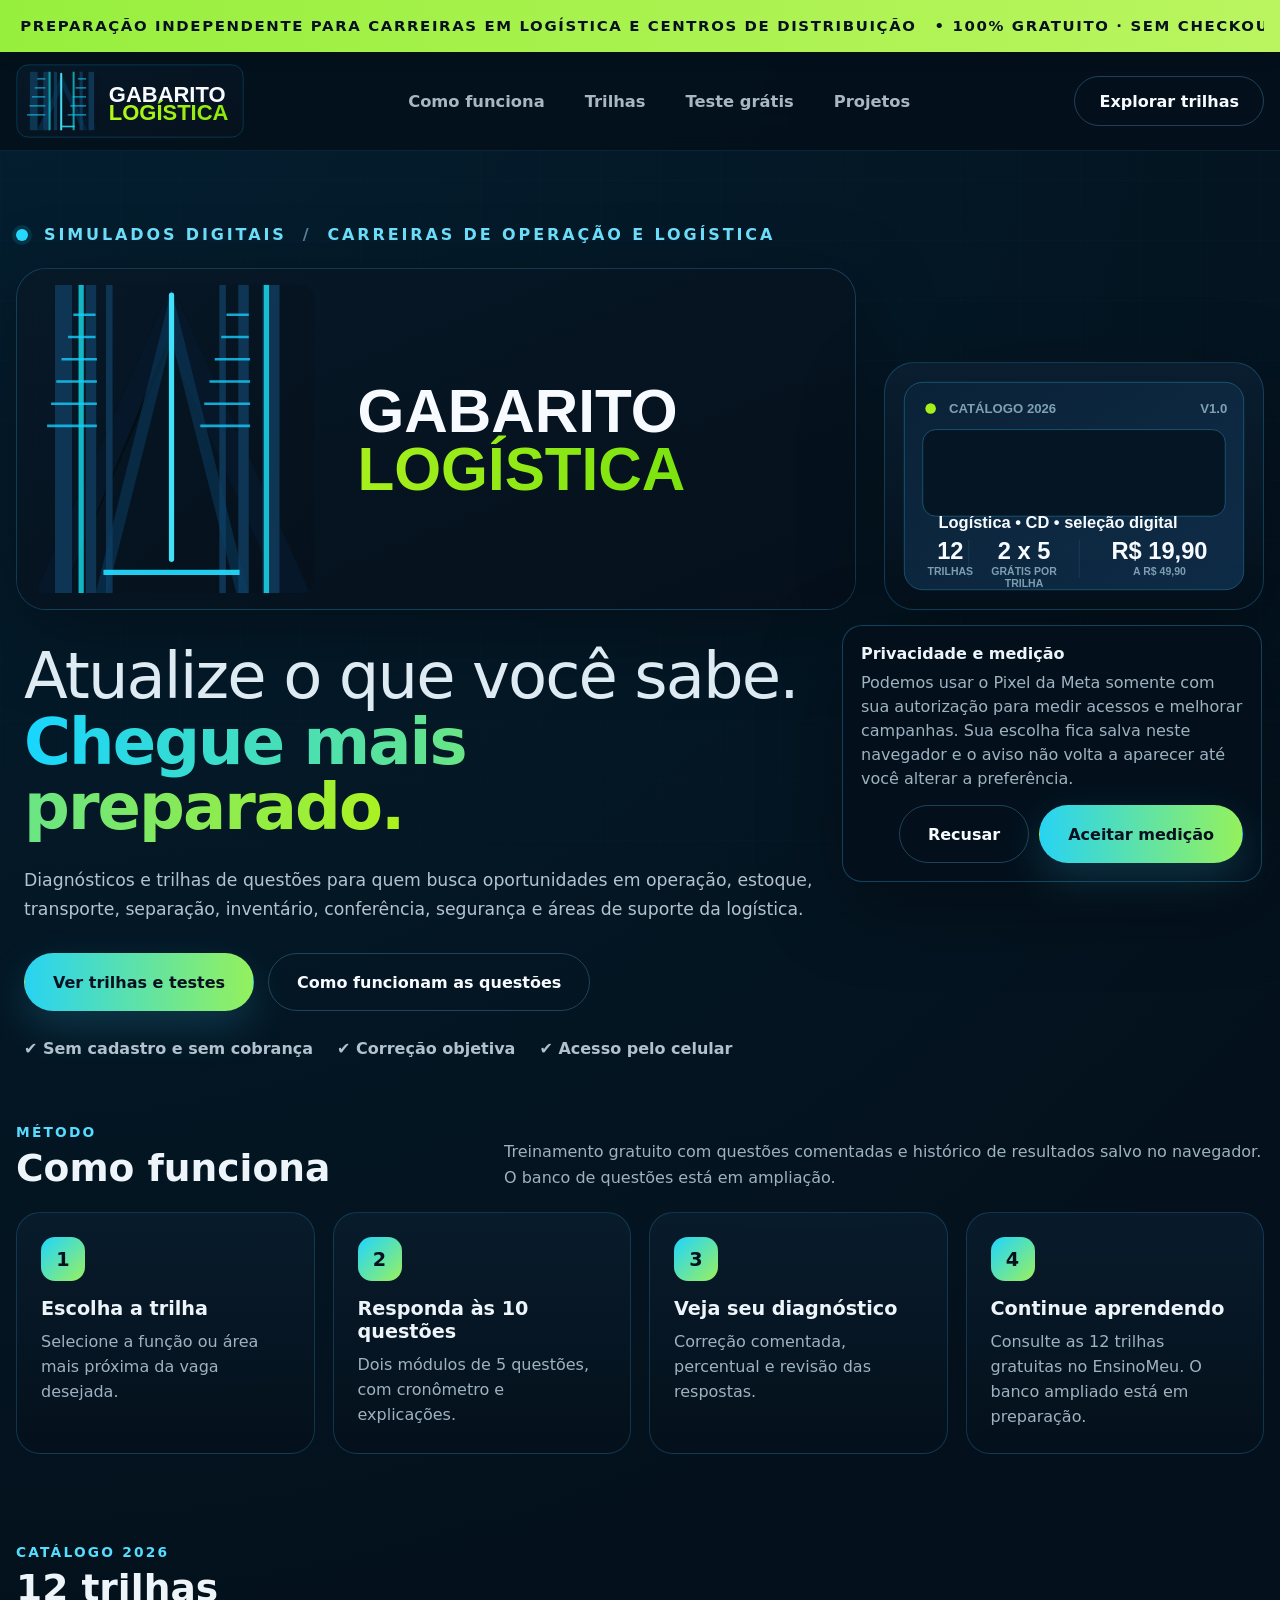
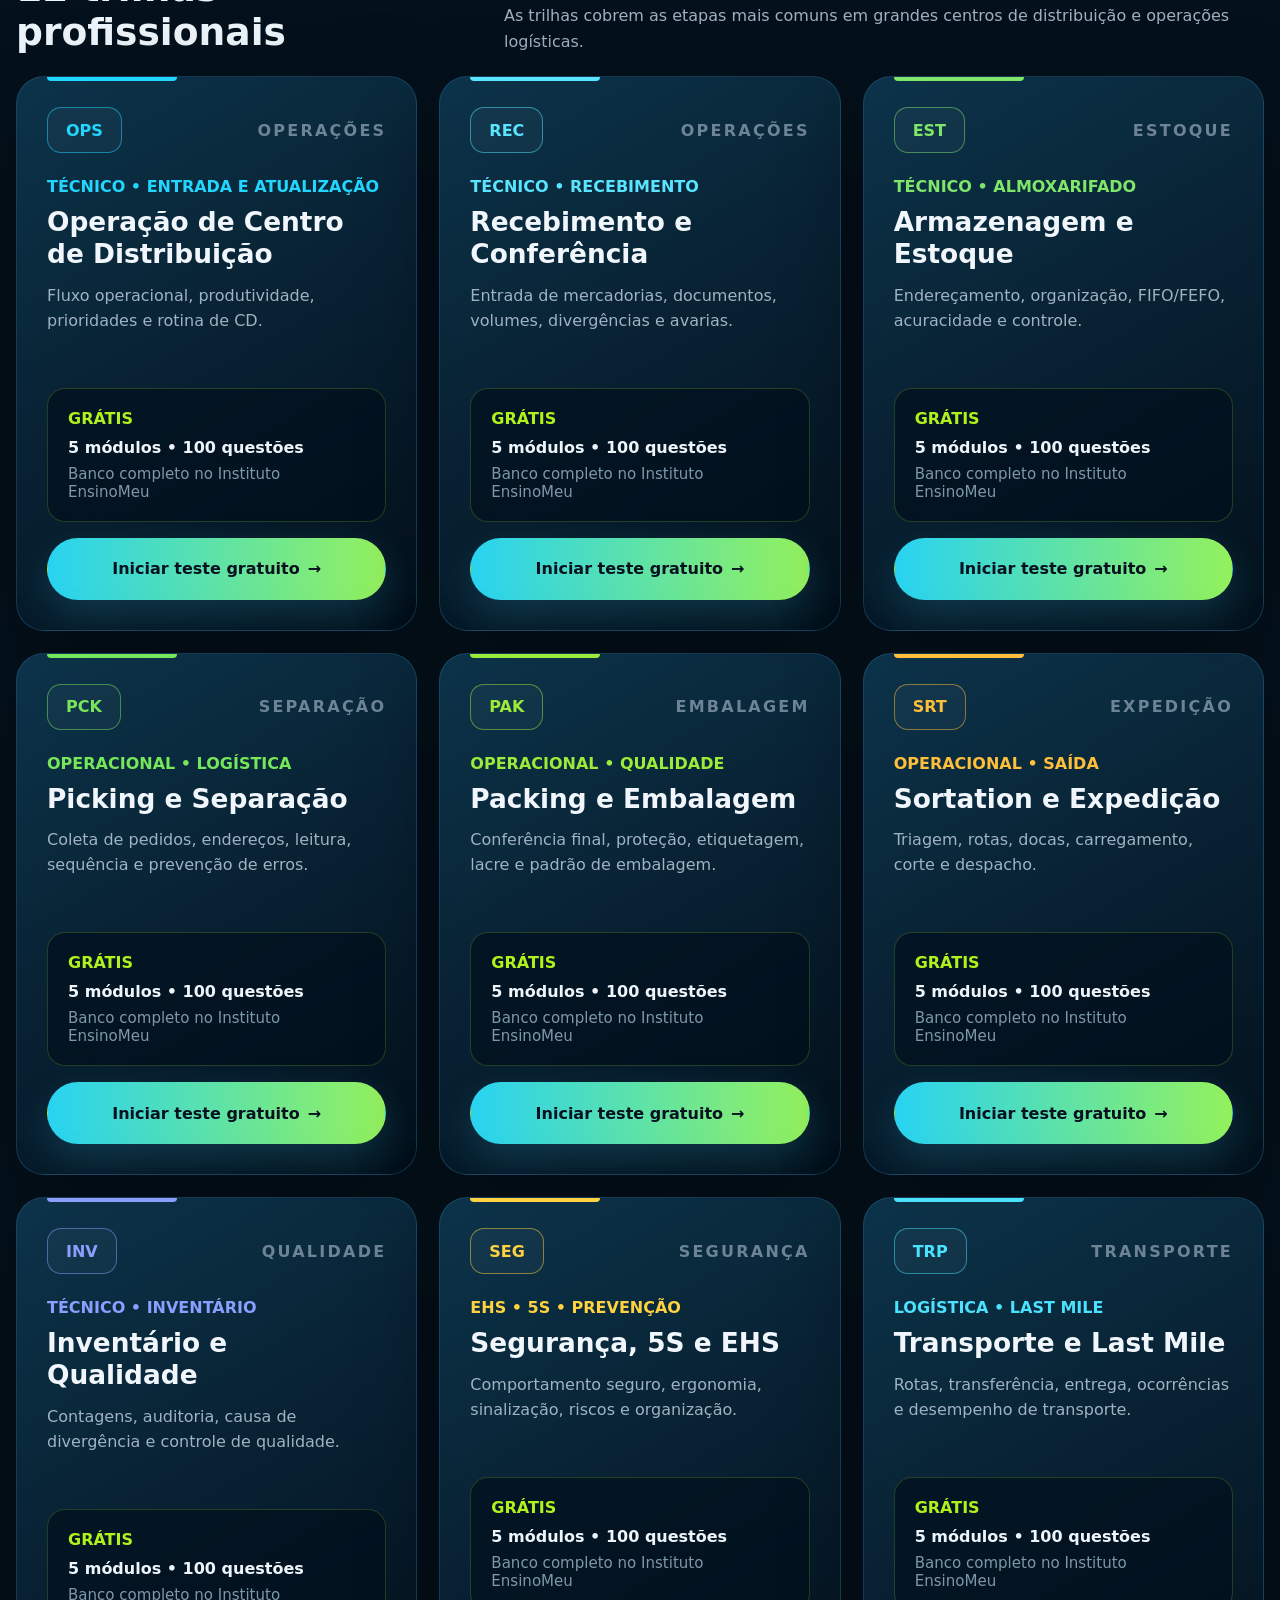
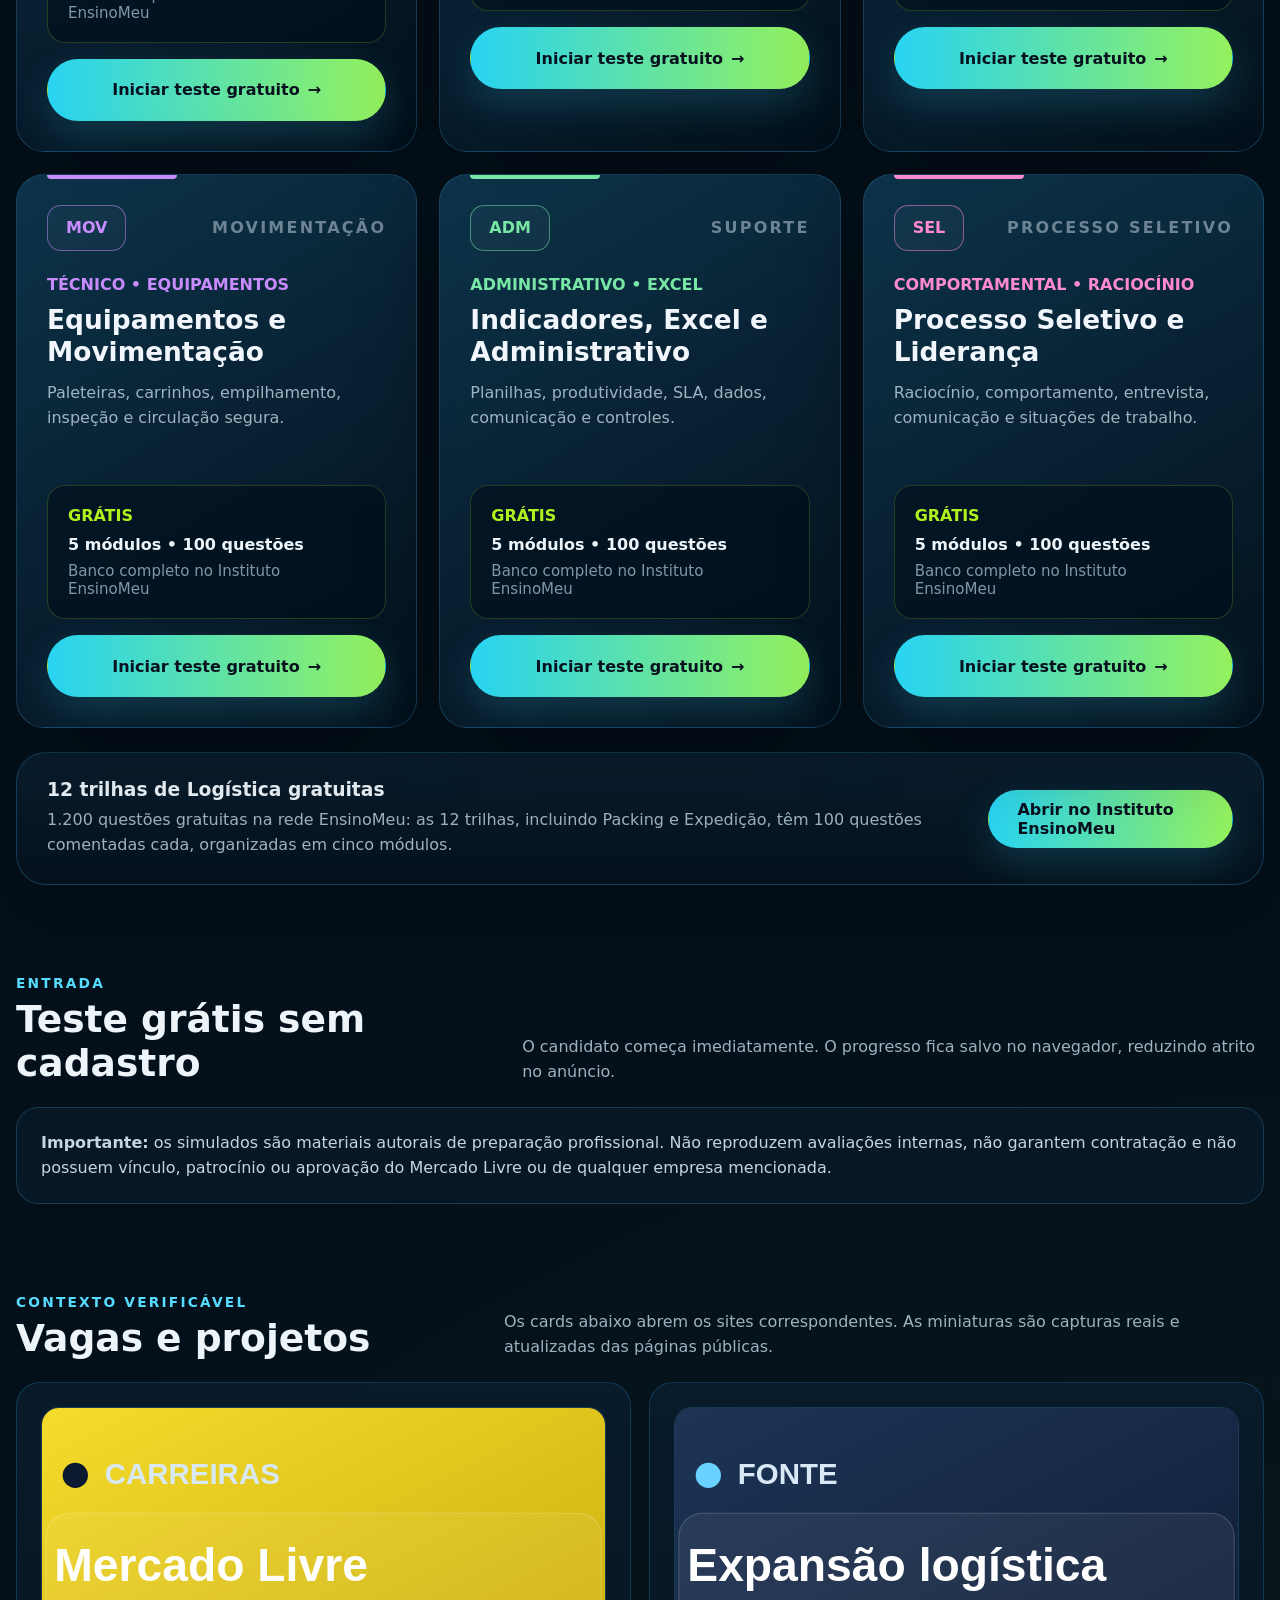
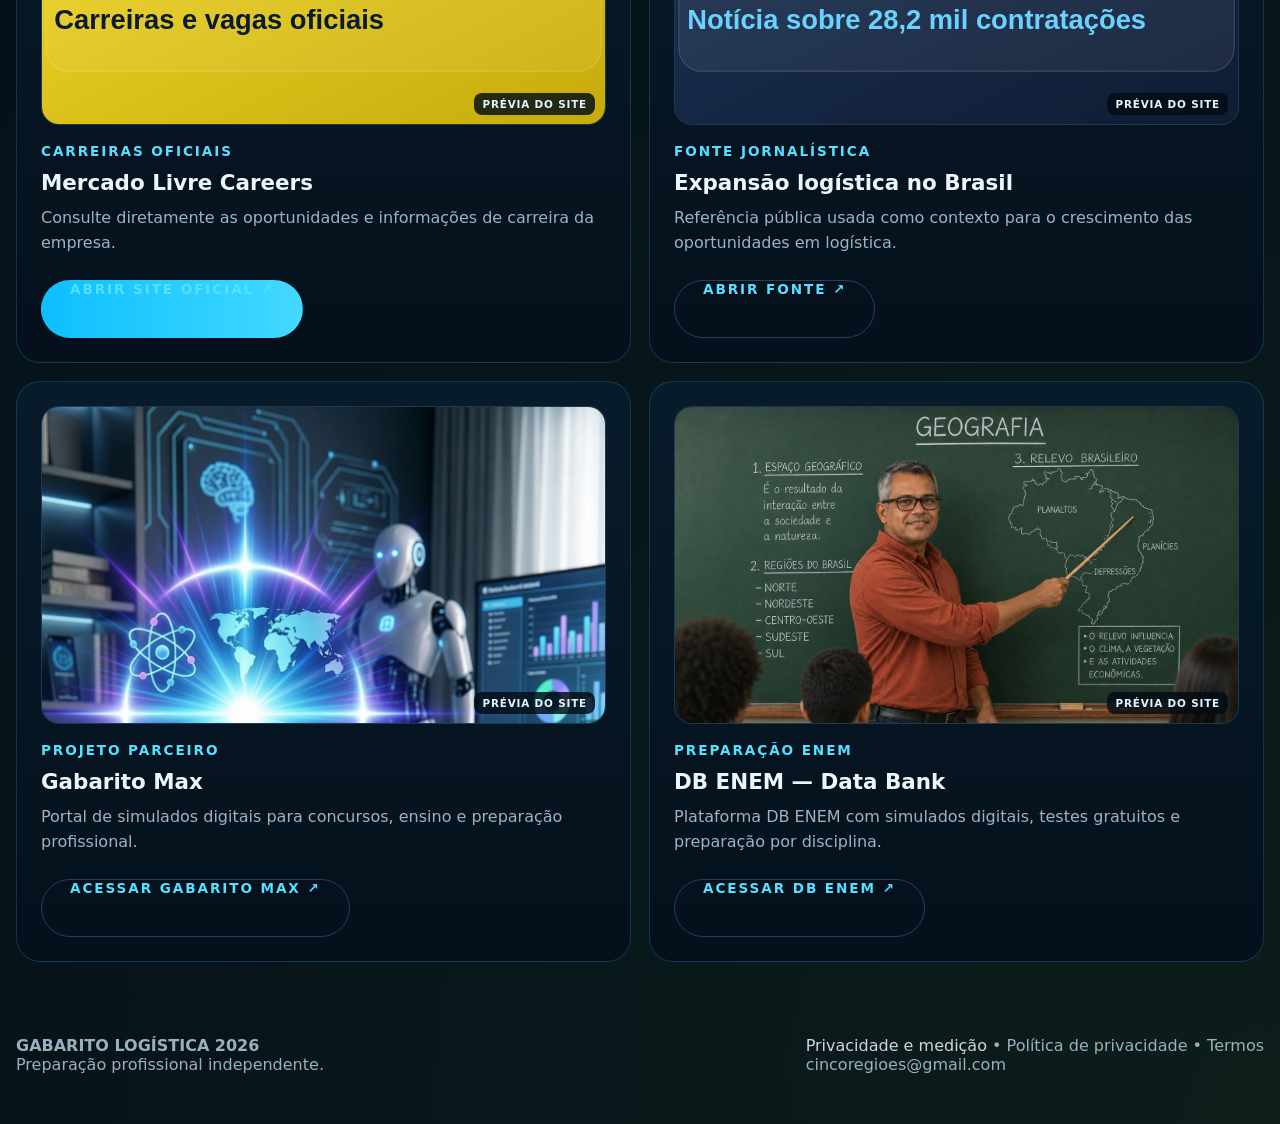
<file: index.html>
<!doctype html><html lang="pt-BR"><head><meta charset="utf-8"><meta name="viewport" content="width=device-width,initial-scale=1"><meta name="theme-color" content="#07111f"><title>Gabarito Logística 2026 | Simulados para Processos Seletivos</title><meta name="description" content="Simulados gratuitos para vagas de logística, centros de distribuição e e-commerce. Preparação independente para processos seletivos em 2026."><meta property="og:title" content="Gabarito Logística 2026"><meta property="og:description" content="12 trilhas de preparação para logística, centros de distribuição e operações."><meta property="og:type" content="website"><meta property="og:url" content="https://cincoregioes-star.github.io/gabarito-logistica-testes-gratis/"><meta property="og:image" content="https://cincoregioes-star.github.io/gabarito-logistica-testes-gratis/assets/og-gabarito-logistica.png"><meta name="twitter:card" content="summary_large_image"><link rel="canonical" href="https://cincoregioes-star.github.io/gabarito-logistica-testes-gratis/"><link rel="icon" href="assets/logo-gabarito-logistica.svg" type="image/svg+xml"><link rel="stylesheet" href="styles.css"></head><body class="has-fixed-top home-page">
<div class="top-strip"><div class="shell stripin"><span>● PREPARAÇÃO INDEPENDENTE PARA CARREIRAS EM LOGÍSTICA E CENTROS DE DISTRIBUIÇÃO</span><span>• 100% GRATUITO · SEM CHECKOUT</span></div></div>
<header class="top"><div class="shell topin"><a class="brand" href="index.html" aria-label="Gabarito Logística"><img class="brand-logo" src="assets/logo-gabarito-logistica.svg" alt="Gabarito Logística"></a><nav class="nav"><a href="#como">Como funciona</a><a href="#trilhas">Trilhas</a><a href="#gratis">Teste grátis</a><a href="#fontes">Projetos</a></nav><a class="btn btn-ghost btn-top" href="#trilhas">Explorar trilhas</a></div></header>
<main>
<section class="shell hero-stage">
  <div class="hero-kicker"><span class="dot"></span> SIMULADOS DIGITAIS <span class="divider">/</span> CARREIRAS DE OPERAÇÃO E LOGÍSTICA</div>
  <div class="hero-grid">
    <article class="hero-showcase panel"><img src="assets/hero-logistica-main.svg" alt="Gabarito Logística"></article>
    <aside class="hero-mini panel"><img src="assets/catalog-card-logistica.svg" alt="Catálogo Gabarito Logística"></aside>
  </div>
  <div class="hero-copy-wrap">
    <div class="hero-copy">
      <h1>Atualize o que você sabe.<br><span>Chegue mais preparado.</span></h1>
      <p>Diagnósticos e trilhas de questões para quem busca oportunidades em operação, estoque, transporte, separação, inventário, conferência, segurança e áreas de suporte da logística.</p>
      <div class="hero-actions"><a class="btn btn-yellow" href="#trilhas">Ver trilhas e testes</a><a class="btn btn-ghost" href="#como">Como funcionam as questões</a></div>
      <div class="hero-checks"><span>✔ Sem cadastro e sem cobrança</span><span>✔ Correção objetiva</span><span>✔ Acesso pelo celular</span></div>
    </div>
  </div>
</section>
<section class="section shell" id="como"><div class="section-head"><div><span class="eyebrow">Método</span><h2>Como funciona</h2></div><p>Treinamento gratuito com questões comentadas e histórico de resultados salvo no navegador. O banco de questões está em ampliação.</p></div><div class="how"><div class="step"><b>1</b><h3>Escolha a trilha</h3><p>Selecione a função ou área mais próxima da vaga desejada.</p></div><div class="step"><b>2</b><h3>Responda às 10 questões</h3><p>Dois módulos de 5 questões, com cronômetro e explicações.</p></div><div class="step"><b>3</b><h3>Veja seu diagnóstico</h3><p>Correção comentada, percentual e revisão das respostas.</p></div><div class="step"><b>4</b><h3>Continue aprendendo</h3><p>Consulte as 12 trilhas gratuitas no EnsinoMeu. O banco ampliado está em preparação.</p></div></div></section>
<section class="section shell" id="trilhas"><div class="section-head"><div><span class="eyebrow">Catálogo 2026</span><h2>12 trilhas profissionais</h2></div><p>As trilhas cobrem as etapas mais comuns em grandes centros de distribuição e operações logísticas.</p></div><div class="grid track-grid" id="trackGrid"></div><article class="premium-band panel"><div><h3>12 trilhas de Logística gratuitas</h3><p>1.200 questões gratuitas na rede EnsinoMeu: as 12 trilhas, incluindo Packing e Expedição, têm 100 questões comentadas cada, organizadas em cinco módulos.</p></div><a class="btn btn-yellow" href="https://cincoregioes-star.github.io/instituto-ensinomeu/conteudos-recuperados/logistica/">Abrir no Instituto EnsinoMeu</a></article></section>
<section class="section shell" id="gratis"><div class="section-head"><div><span class="eyebrow">Entrada</span><h2>Teste grátis sem cadastro</h2></div><p>O candidato começa imediatamente. O progresso fica salvo no navegador, reduzindo atrito no anúncio.</p></div><div class="notice"><strong>Importante:</strong> os simulados são materiais autorais de preparação profissional. Não reproduzem avaliações internas, não garantem contratação e não possuem vínculo, patrocínio ou aprovação do Mercado Livre ou de qualquer empresa mencionada.</div></section>
<section class="section shell" id="fontes">
  <div class="section-head">
    <div><span class="eyebrow">Contexto verificável</span><h2>Vagas e projetos</h2></div>
    <p>Os cards abaixo abrem os sites correspondentes. As miniaturas são capturas reais e atualizadas das páginas públicas.</p>
  </div>
  <div class="partners">
    <article class="partner partner-card" data-link-key="careersUrl" data-fallback="assets/partner-mercadolivre.svg" role="link" tabindex="0" aria-label="Abrir Mercado Livre Careers">
      <div class="partner-shot-wrap"><img class="partner-thumb live-site-shot" src="assets/partner-mercadolivre.svg" alt="Captura do site Mercado Livre Careers" loading="lazy"></div>
      <span>Carreiras oficiais</span><h3>Mercado Livre Careers</h3>
      <p>Consulte diretamente as oportunidades e informações de carreira da empresa.</p>
      <span class="btn btn-blue partner-cta">Abrir site oficial ↗</span>
    </article>
    <article class="partner partner-card" data-link-key="sourceUrl" data-fallback="assets/partner-noticia.svg" role="link" tabindex="0" aria-label="Abrir notícia sobre expansão logística">
      <div class="partner-shot-wrap"><img class="partner-thumb live-site-shot" src="assets/partner-noticia.svg" alt="Captura da fonte sobre expansão logística" loading="lazy"></div>
      <span>Fonte jornalística</span><h3>Expansão logística no Brasil</h3>
      <p>Referência pública usada como contexto para o crescimento das oportunidades em logística.</p>
      <span class="btn btn-ghost partner-cta">Abrir fonte ↗</span>
    </article>
    <article class="partner partner-card" data-link-key="gabaritoMaxUrl" data-fallback="assets/print-real-gabarito-max.png" role="link" tabindex="0" aria-label="Abrir Gabarito Max">
      <div class="partner-shot-wrap"><img class="partner-thumb live-site-shot" src="assets/print-real-gabarito-max.png" alt="Captura real do Gabarito Max" loading="lazy"></div>
      <span>Projeto parceiro</span><h3>Gabarito Max</h3>
      <p>Portal de simulados digitais para concursos, ensino e preparação profissional.</p>
      <span class="btn btn-ghost partner-cta">Acessar Gabarito Max ↗</span>
    </article>
    <article class="partner partner-card" data-link-key="dbEnemUrl" data-fallback="assets/print-real-db-enem.jpg" role="link" tabindex="0" aria-label="Abrir DB ENEM">
      <div class="partner-shot-wrap"><img class="partner-thumb live-site-shot" src="assets/print-real-db-enem.jpg" alt="Captura real de conteúdo do DB ENEM" loading="lazy"></div>
      <span>Preparação ENEM</span><h3>DB ENEM — Data Bank</h3>
      <p>Plataforma DB ENEM com simulados digitais, testes gratuitos e preparação por disciplina.</p>
      <span class="btn btn-ghost partner-cta">Acessar DB ENEM ↗</span>
    </article>
  </div>
</section>
</main>
<footer><div class="shell footerin"><div><strong>GABARITO LOGÍSTICA 2026</strong><br>Preparação profissional independente.</div><div><button class="privacy-link" id="privacySettings">Privacidade e medição</button> • <a href="privacidade.html">Política de privacidade</a> • <a href="termos.html">Termos</a><br><a href="mailto:cincoregioes@gmail.com">cincoregioes@gmail.com</a></div></div></footer>
<div class="cookie" id="cookie"><strong>Privacidade e medição</strong><p>Podemos usar o Pixel da Meta somente com sua autorização para medir acessos e melhorar campanhas. Sua escolha fica salva neste navegador e o aviso não volta a aparecer até você alterar a preferência.</p><div class="cookie-actions"><button class="btn btn-ghost" id="cookieReject">Recusar</button><button class="btn btn-yellow" id="cookieAccept">Aceitar medição</button></div></div>
<script src="config.js"></script><script src="meta.js"></script><script src="data.js"></script><script src="sound.js"></script><script src="script.js"></script></body></html>
</file>
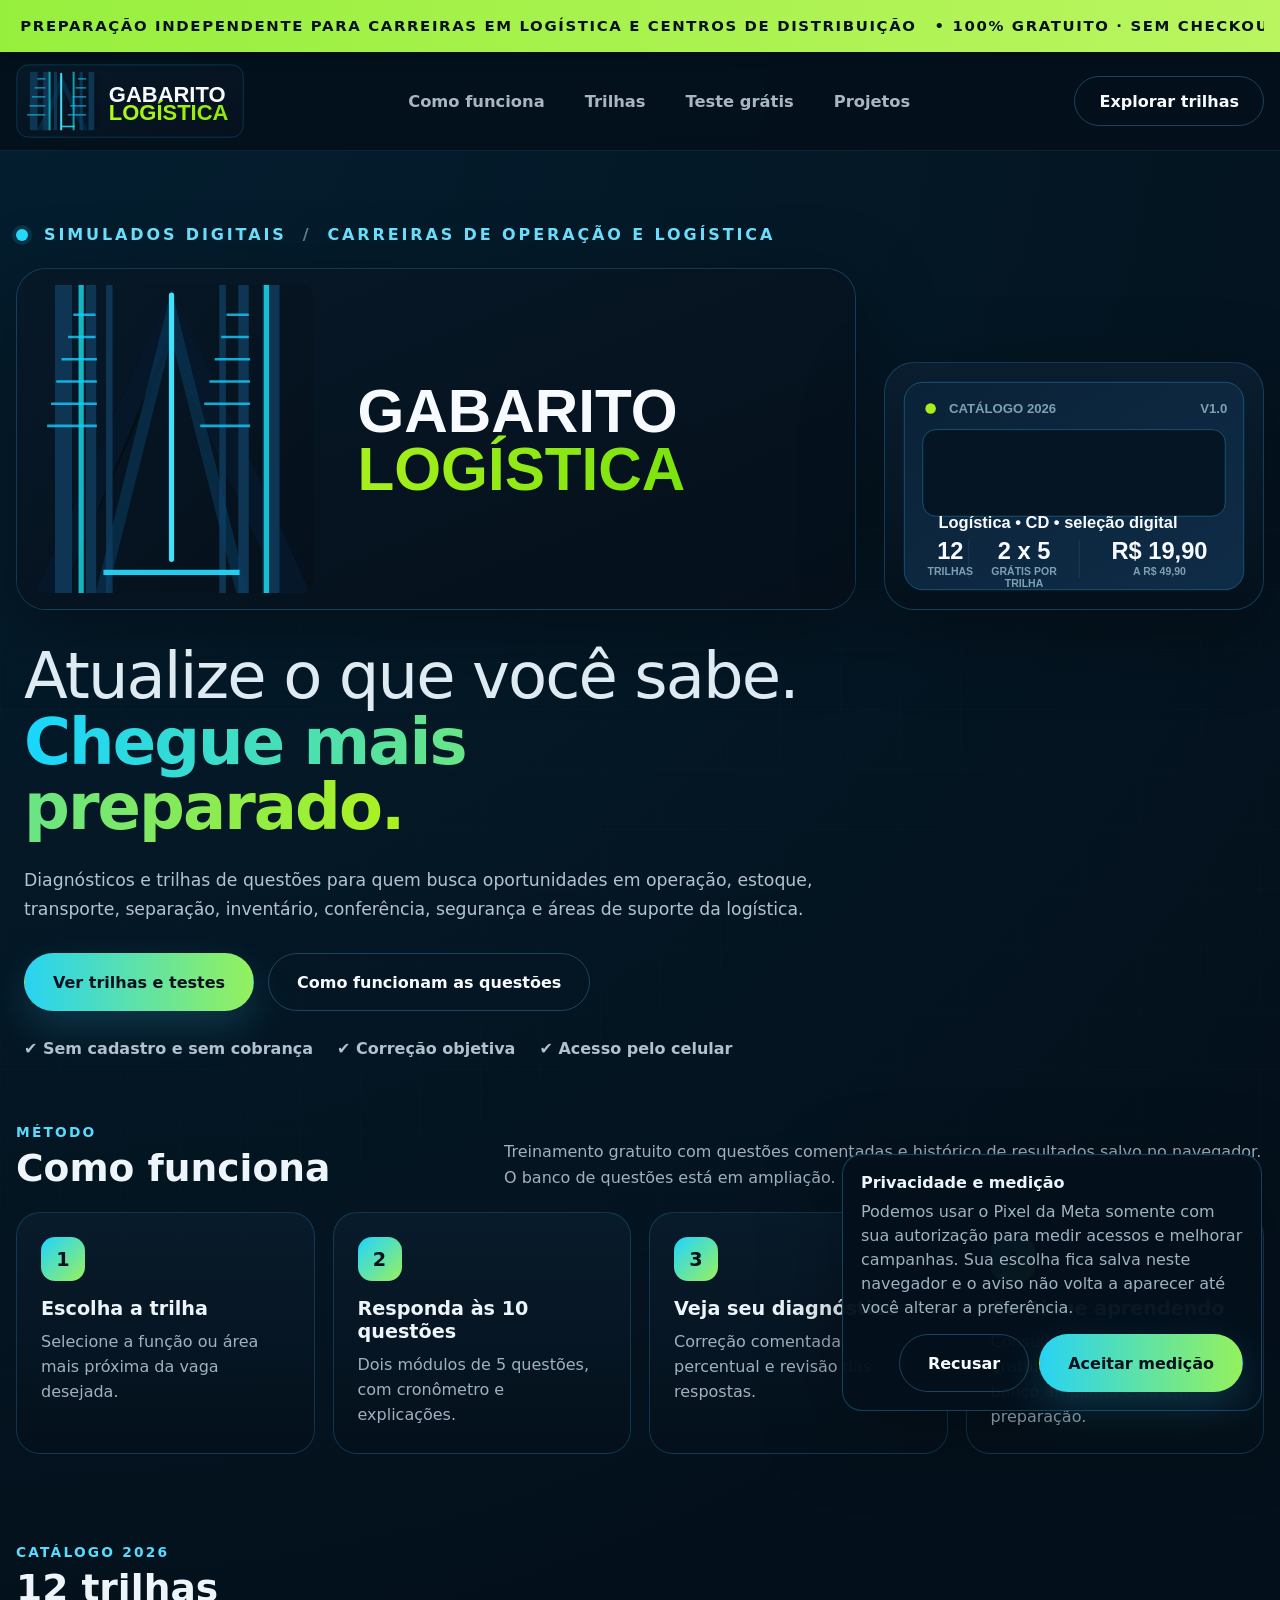
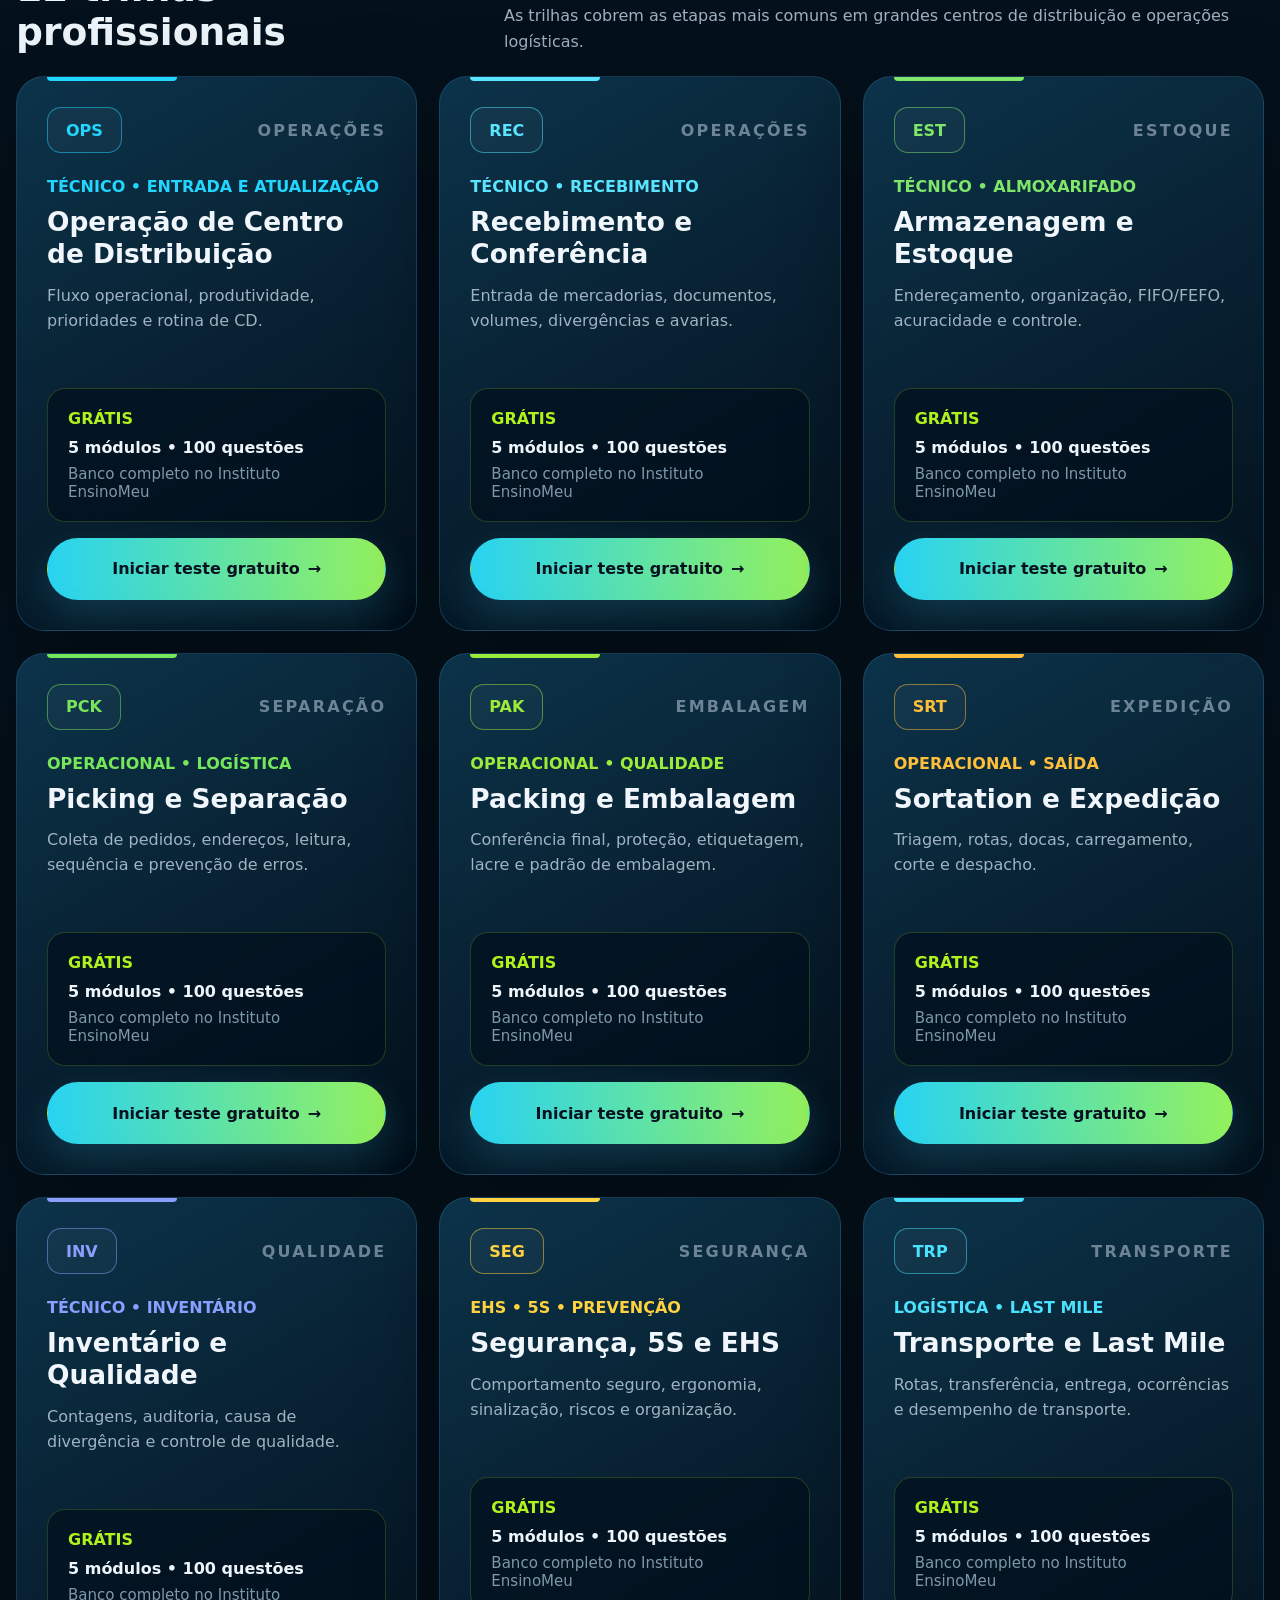
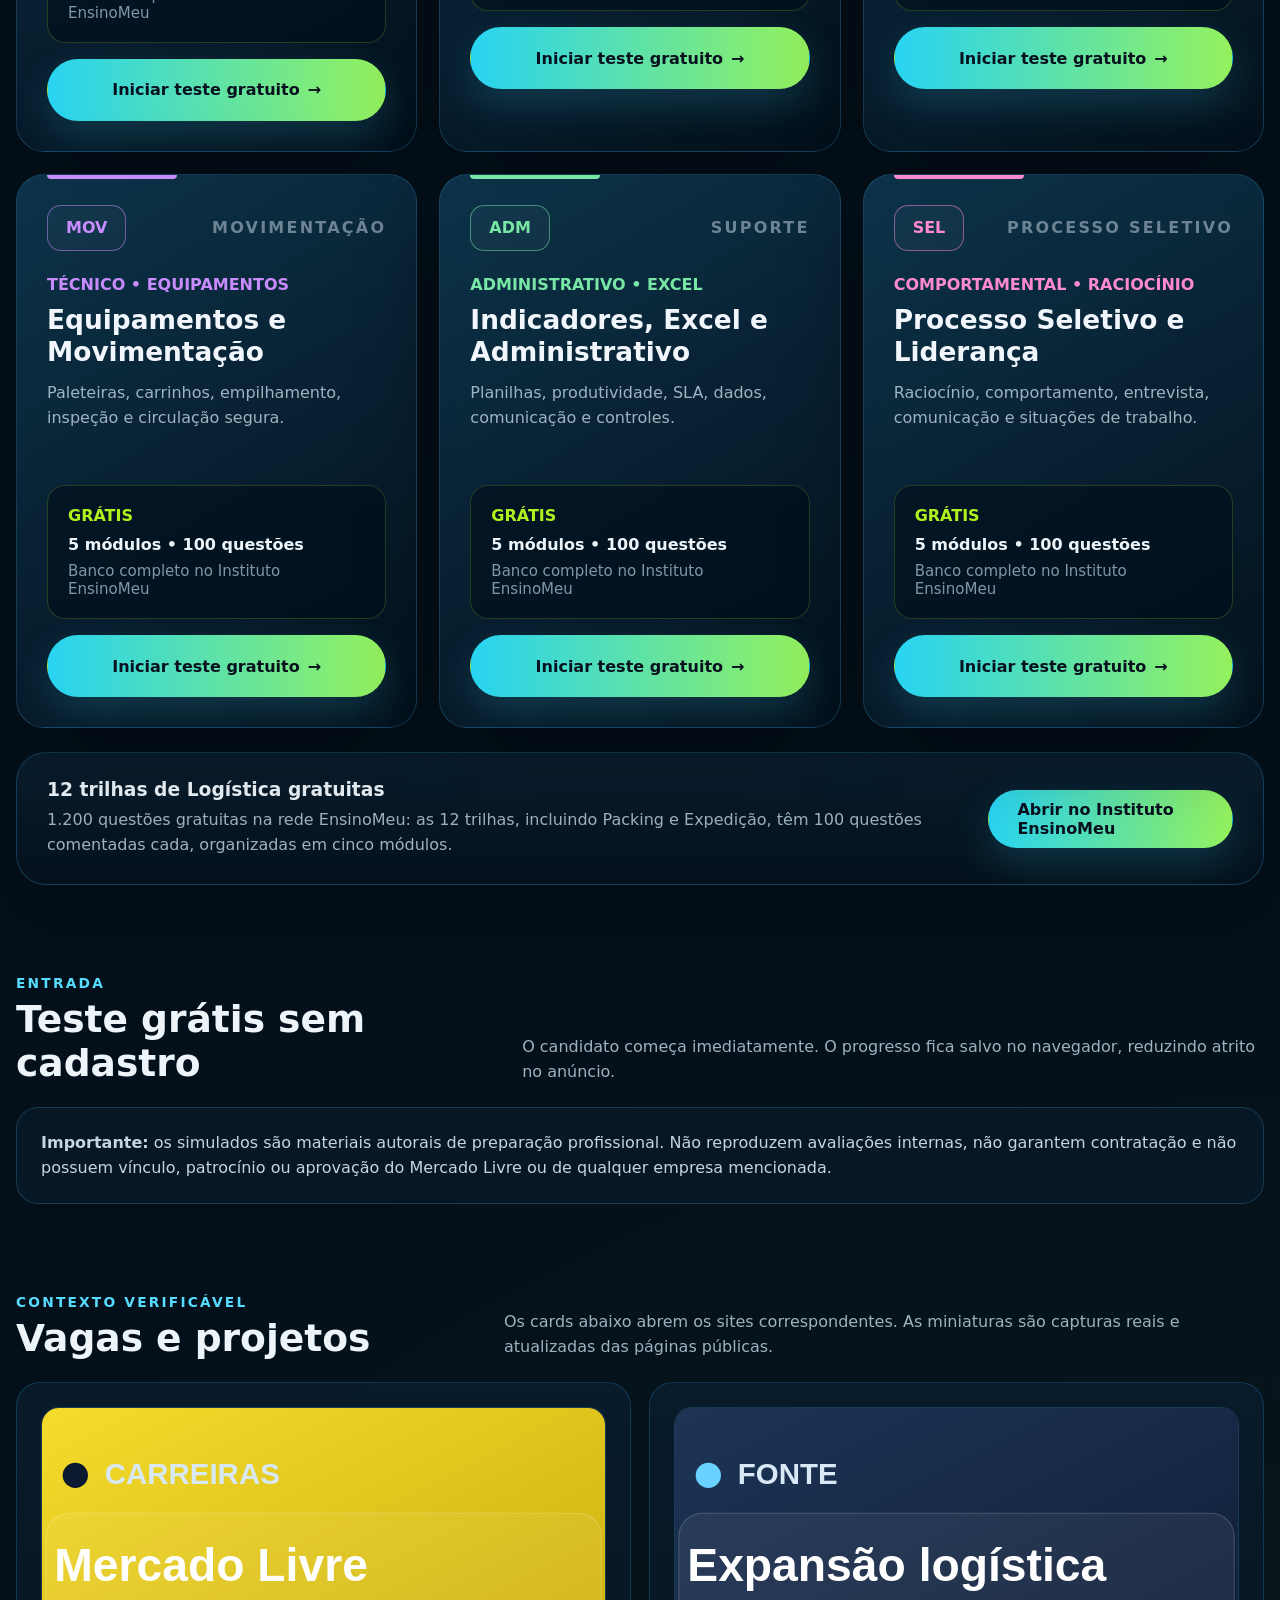
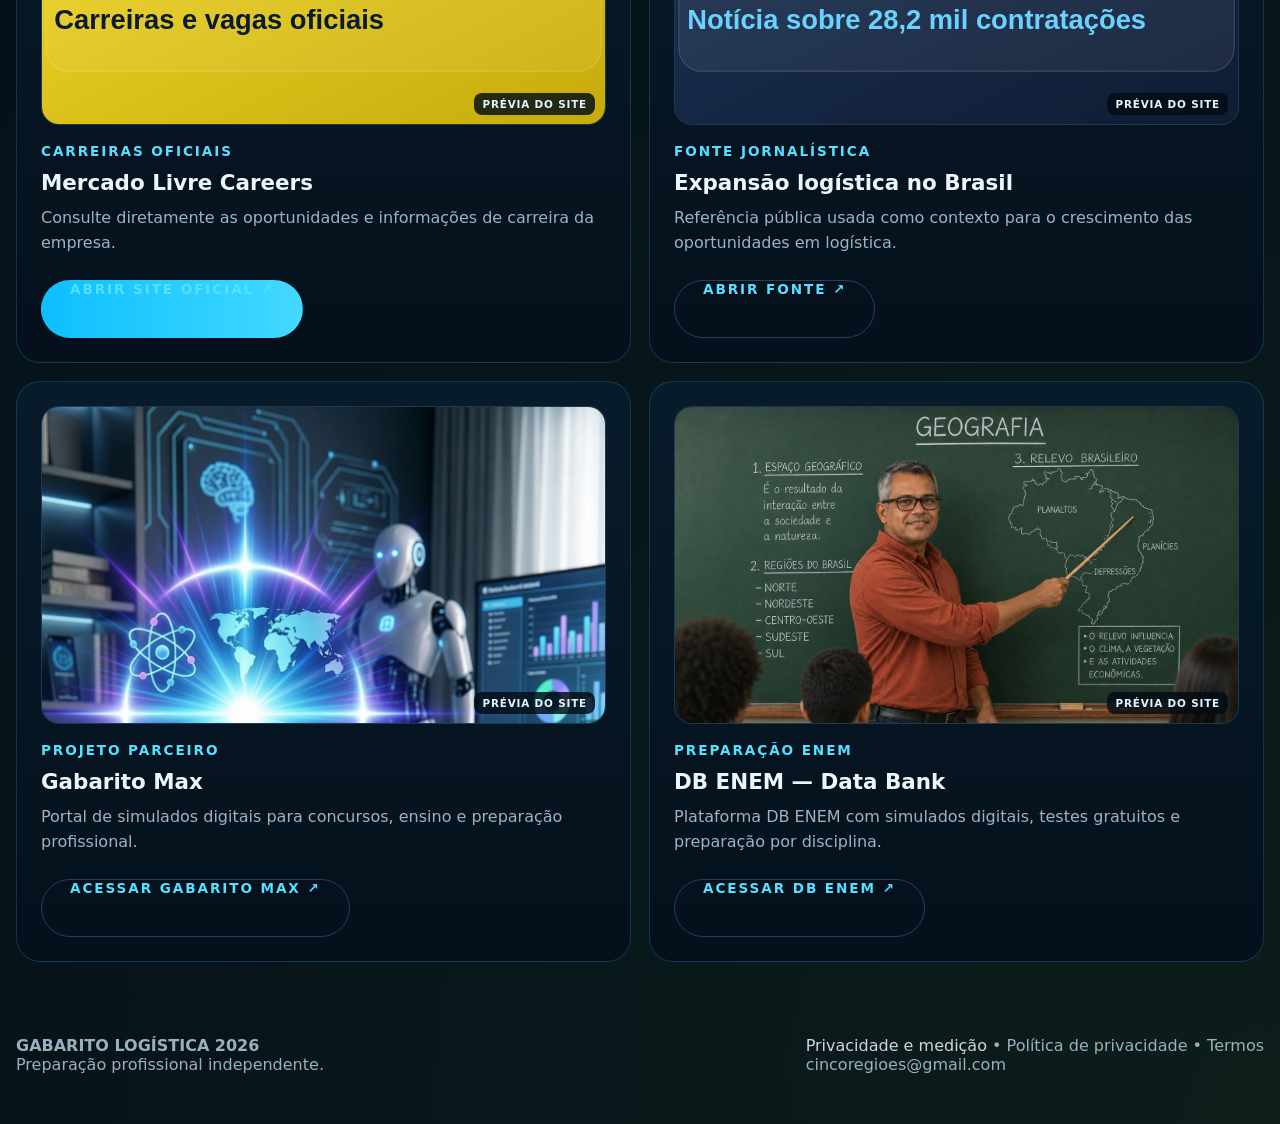
<file: premium-info.html>
<!doctype html><html lang="pt-BR"><head><meta charset="utf-8"><meta name="viewport" content="width=device-width,initial-scale=1"><meta http-equiv="refresh" content="0;url=index.html#trilhas"><title>Simulados gratuitos de Logística</title><style>body{font:17px system-ui;background:#071827;color:white;padding:50px}a{color:#78f5c0}</style></head><body><h1>Simulados gratuitos de Logística</h1><p>O endereço anterior foi substituído pelo acesso gratuito às 12 trilhas.</p><a href="index.html#trilhas">Abrir todas as trilhas</a></body></html>
</file>
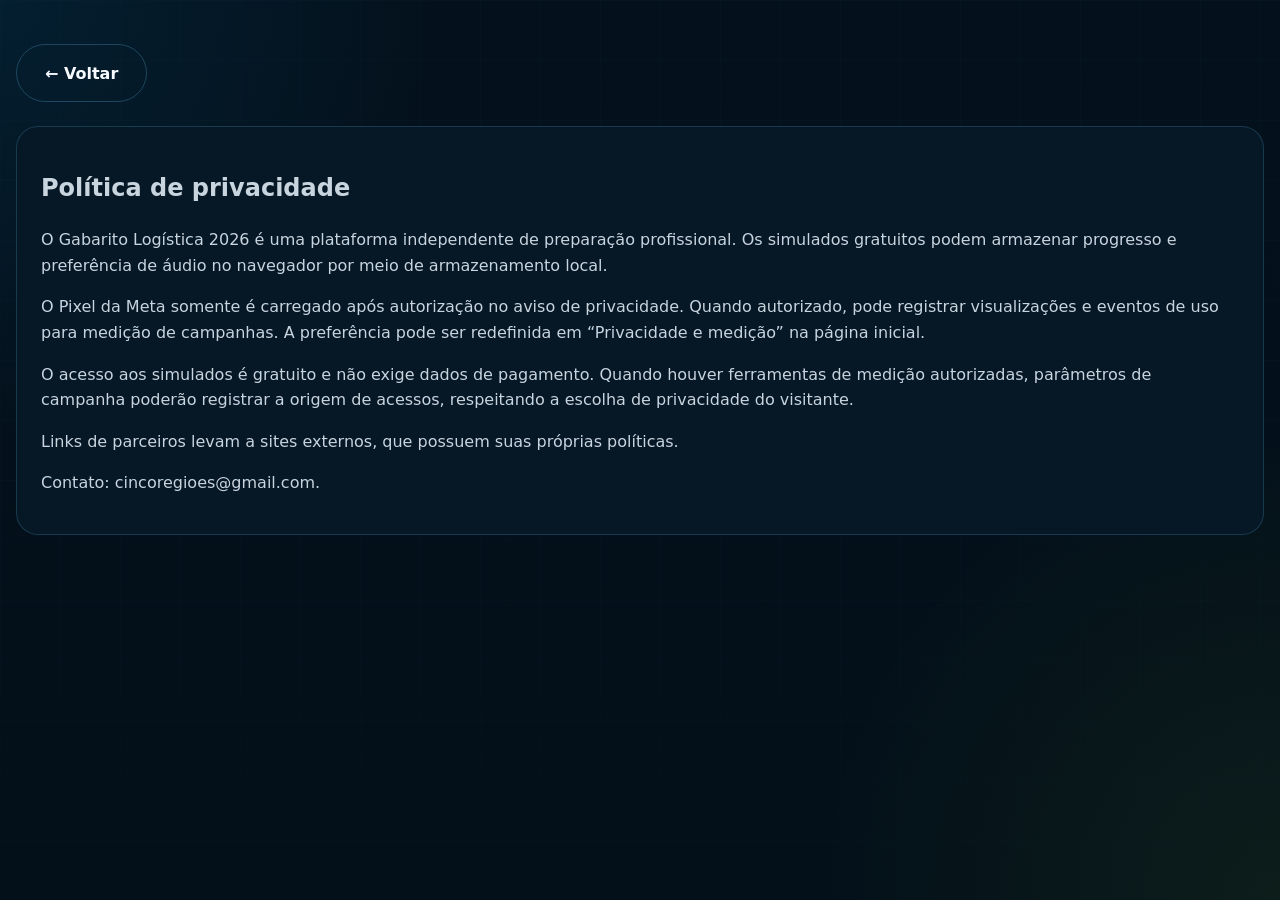
<file: privacidade.html>
<!doctype html><html lang="pt-BR"><head><meta charset="utf-8"><meta name="viewport" content="width=device-width,initial-scale=1"><title>Privacidade | Gabarito Logística 2026</title><link rel="stylesheet" href="styles.css"></head><body><main class="shell section"><a class="btn btn-ghost" href="index.html">← Voltar</a><article class="notice" style="margin-top:24px"><h1>Política de privacidade</h1><p>O Gabarito Logística 2026 é uma plataforma independente de preparação profissional. Os simulados gratuitos podem armazenar progresso e preferência de áudio no navegador por meio de armazenamento local.</p><p>O Pixel da Meta somente é carregado após autorização no aviso de privacidade. Quando autorizado, pode registrar visualizações e eventos de uso para medição de campanhas. A preferência pode ser redefinida em “Privacidade e medição” na página inicial.</p><p>O acesso aos simulados é gratuito e não exige dados de pagamento. Quando houver ferramentas de medição autorizadas, parâmetros de campanha poderão registrar a origem de acessos, respeitando a escolha de privacidade do visitante.</p><p>Links de parceiros levam a sites externos, que possuem suas próprias políticas.</p><p>Contato: <a href="mailto:cincoregioes@gmail.com">cincoregioes@gmail.com</a>.</p></article></main></body></html>
</file>
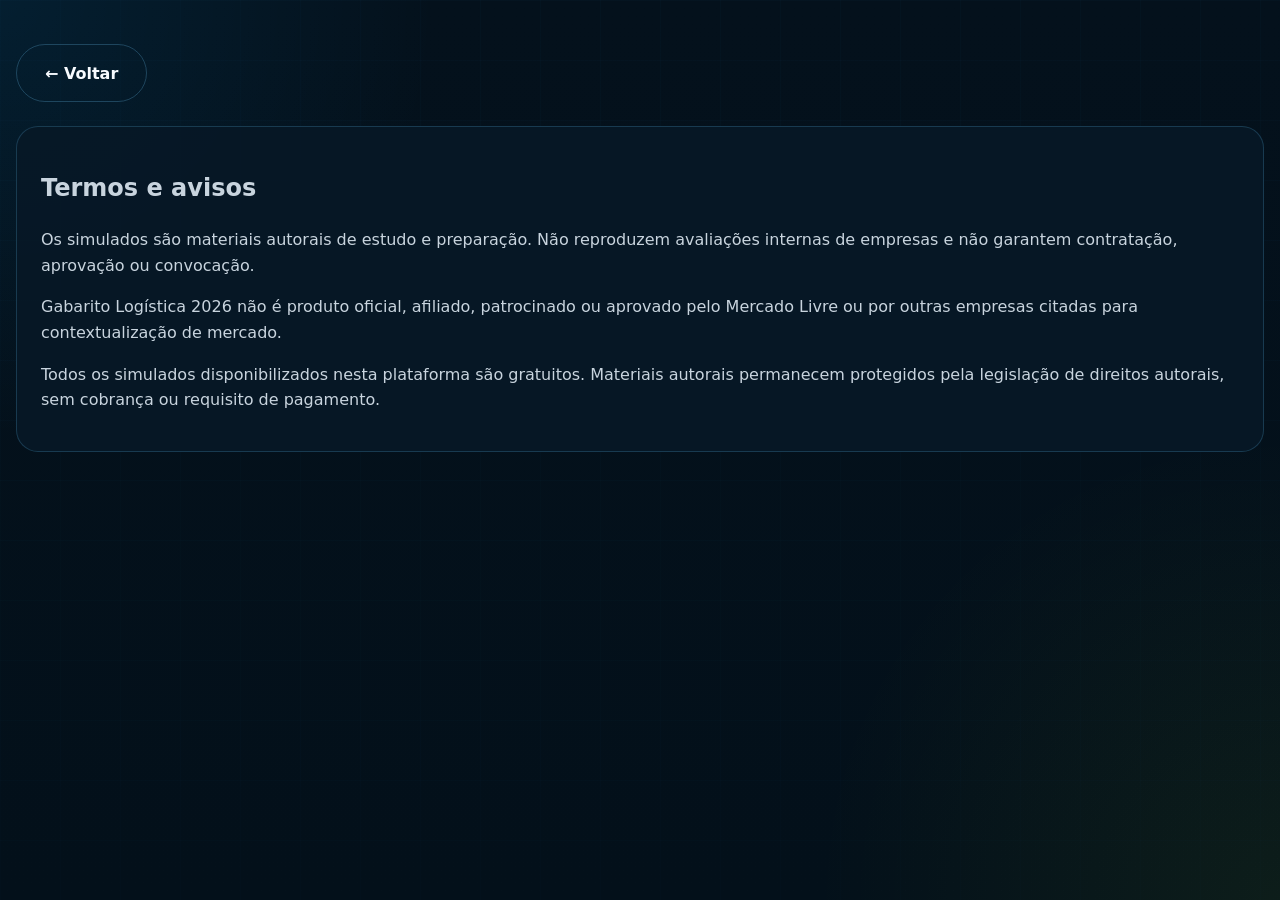
<file: termos.html>
<!doctype html><html lang="pt-BR"><head><meta charset="utf-8"><meta name="viewport" content="width=device-width,initial-scale=1"><title>Termos | Gabarito Logística 2026</title><link rel="stylesheet" href="styles.css"></head><body><main class="shell section"><a class="btn btn-ghost" href="index.html">← Voltar</a><article class="notice" style="margin-top:24px"><h1>Termos e avisos</h1><p>Os simulados são materiais autorais de estudo e preparação. Não reproduzem avaliações internas de empresas e não garantem contratação, aprovação ou convocação.</p><p>Gabarito Logística 2026 não é produto oficial, afiliado, patrocinado ou aprovado pelo Mercado Livre ou por outras empresas citadas para contextualização de mercado.</p><p>Todos os simulados disponibilizados nesta plataforma são gratuitos. Materiais autorais permanecem protegidos pela legislação de direitos autorais, sem cobrança ou requisito de pagamento.</p></article></main></body></html>
</file>
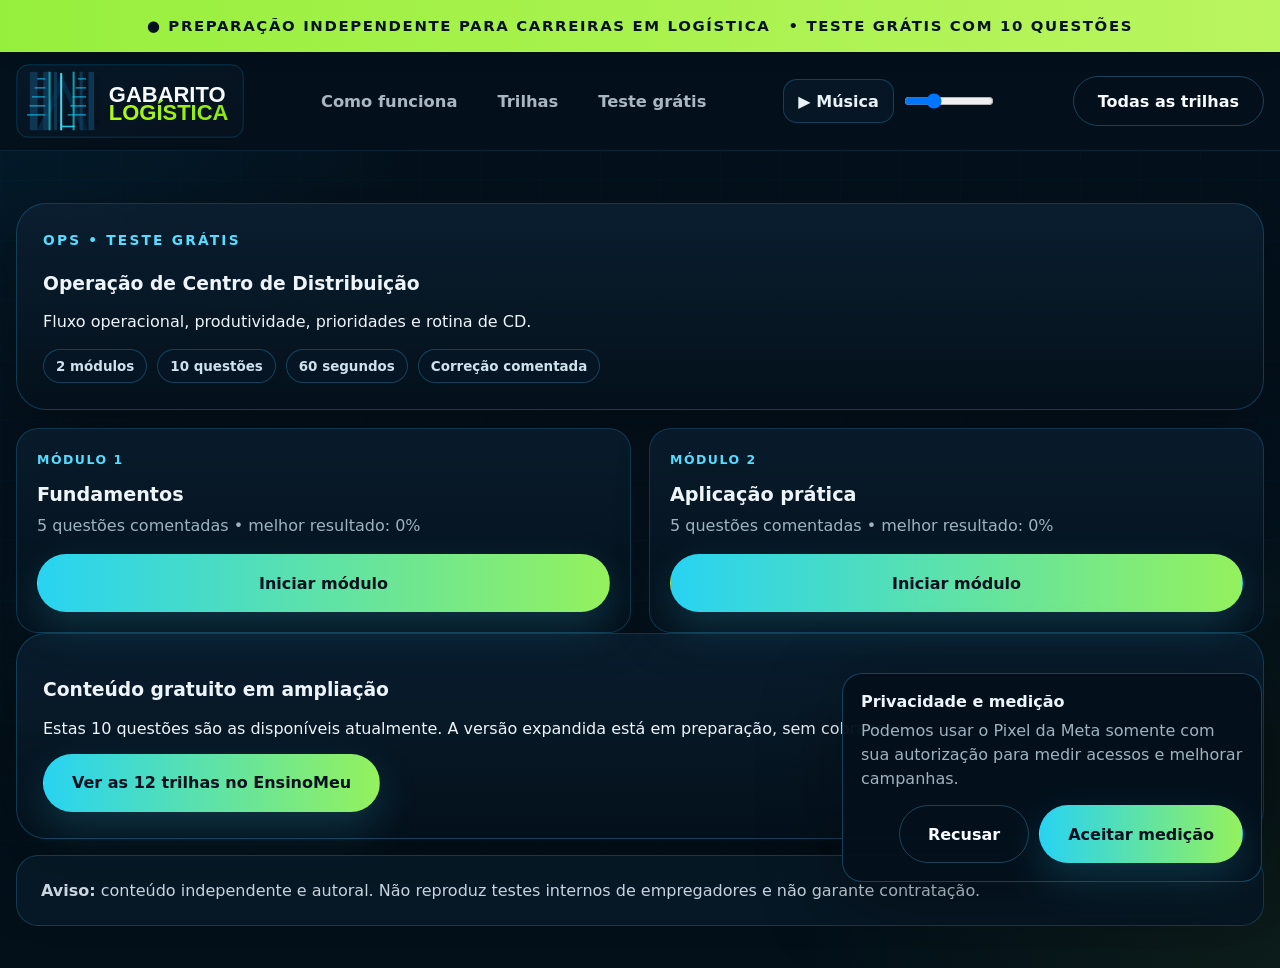
<file: teste.html>
<!doctype html><html lang="pt-BR"><head><meta charset="utf-8"><meta name="viewport" content="width=device-width,initial-scale=1"><meta name="theme-color" content="#07111f"><title>Teste Grátis | Gabarito Logística 2026</title><meta name="description" content="Teste grátis de logística com 10 questões comentadas."><link rel="stylesheet" href="styles.css"></head><body class="has-fixed-top inner-page"><div class="top-strip"><div class="shell stripin"><span>● PREPARAÇÃO INDEPENDENTE PARA CARREIRAS EM LOGÍSTICA</span><span>• TESTE GRÁTIS COM 10 QUESTÕES</span></div></div><header class="top"><div class="shell topin"><a class="brand" href="index.html"><img class="brand-logo" src="assets/logo-gabarito-logistica.svg" alt="Gabarito Logística"></a><nav class="nav"><a href="index.html#como">Como funciona</a><a href="index.html#trilhas">Trilhas</a><a href="index.html#gratis">Teste grátis</a></nav><div class="sound-panel"><button id="soundToggle" type="button" data-sound-toggle aria-pressed="true"><span class="sound-label">▶ Música</span></button><label class="sr-only" for="volume">Volume</label><input id="volume" class="volume" type="range" min="0" max="1" value="0.32" step="0.05"></div><a class="btn btn-ghost btn-top" href="index.html#trilhas">Todas as trilhas</a></div></header><main class="shell quiz-wrap"><section id="homeView"><article class="quiz-hero panel"><span class="eyebrow" id="trackCode">TRILHA</span><h1 id="trackTitle">Carregando...</h1><p id="trackShort"></p><div class="badges"><span class="badge">2 módulos</span><span class="badge">10 questões</span><span class="badge">60 segundos</span><span class="badge">Correção comentada</span></div></article><div class="module-grid" id="moduleGrid"></div><article class="premium panel"><div><h3>Conteúdo gratuito em ampliação</h3><p>Estas 10 questões são as disponíveis atualmente. A versão expandida está em preparação, sem cobrança.</p></div><a class="btn btn-yellow" href="https://cincoregioes-star.github.io/instituto-ensinomeu/conteudos-recuperados/logistica/">Ver as 12 trilhas no EnsinoMeu</a></article><div class="notice" style="margin-top:16px"><strong>Aviso:</strong> conteúdo independente e autoral. Não reproduz testes internos de empregadores e não garante contratação.</div></section><section id="quizView" hidden><div class="quiz-head"><div><small id="quizLabel">Módulo grátis</small><h1 id="quizTitle">Simulado</h1></div><div class="timer" id="timerBox">◷ <span id="timerText">01:00</span></div></div><div><span id="counter">Questão 1 de 5</span> • <span id="liveScore">0 acertos</span></div><div class="progress"><span id="quizBar" style="width:0"></span></div><article class="question panel"><small id="questionType">Conhecimento aplicado</small><h2 id="questionText"></h2><div class="options" id="options"></div><div class="feedback" id="feedback" hidden><strong id="feedbackTitle"></strong><div id="feedbackText"></div></div><div style="margin-top:16px"><button class="btn btn-yellow" id="nextQuestion" hidden>Próxima questão</button></div></article></section><section id="resultView" hidden><article class="result panel"><span class="eyebrow">Resultado</span><div class="score" id="scorePct">0%</div><h1 id="resultTitle">Resultado</h1><p id="resultText"></p><div class="hero-actions" style="justify-content:center"><button class="btn btn-yellow" id="retryBtn">Refazer módulo</button><button class="btn btn-ghost" id="backBtn">Voltar às trilhas</button></div><div class="review" id="review"></div></article></section></main><div class="cookie" id="cookie"><strong>Privacidade e medição</strong><p>Podemos usar o Pixel da Meta somente com sua autorização para medir acessos e melhorar campanhas.</p><div class="cookie-actions"><button class="btn btn-ghost" id="cookieReject">Recusar</button><button class="btn btn-yellow" id="cookieAccept">Aceitar medição</button></div></div><script src="config.js"></script><script src="meta.js"></script><script src="sound.js"></script><script src="data.js"></script><script src="quiz.js"></script></body></html>
</file>
<file: styles.css>
:root{
  --bg:#04111c;--bg2:#071a2b;--panel:#071827;--panel2:#0a2337;--line:rgba(63,155,205,.24);
  --white:#edf5fb;--muted:#9fb2c0;--cyan:#18d6ff;--cyan2:#2bd6ff;--lime:#aef21c;--lime2:#7fec16;--ghost:#0d2031;
  --yellow:#aaf11d;--yellowText:#07111f;--shadow:0 22px 80px rgba(0,0,0,.34);--radius:28px;
}
*{box-sizing:border-box} html{scroll-behavior:smooth} body{margin:0;font-family:Inter,ui-sans-serif,system-ui,-apple-system,"Segoe UI",Arial,sans-serif;color:var(--white);background:
radial-gradient(circle at 0 0,rgba(0,169,255,.09),transparent 28%),
radial-gradient(circle at 100% 100%,rgba(174,242,28,.06),transparent 30%),
linear-gradient(180deg,#04111c 0%,#03101a 100%);min-height:100vh}
body:before{content:"";position:fixed;inset:0;background-image:linear-gradient(rgba(29,76,106,.23) 1px,transparent 1px),linear-gradient(90deg,rgba(29,76,106,.18) 1px,transparent 1px);background-size:60px 60px;opacity:.34;pointer-events:none;mask-image:linear-gradient(#000,rgba(0,0,0,.55));}
a{color:inherit;text-decoration:none}button,input{font:inherit}.shell{width:min(1320px,calc(100% - 32px));margin:0 auto;position:relative;z-index:1}
.has-fixed-top{padding-top:0}.top-strip{position:relative;z-index:5;background:linear-gradient(90deg,#97ef3d,#baf55f);color:#07111f;height:52px;display:flex;align-items:center;box-shadow:0 4px 14px rgba(0,0,0,.18)}.stripin{display:flex;align-items:center;justify-content:center;gap:18px;font-weight:900;letter-spacing:.11em;font-size:.93rem;text-transform:uppercase;white-space:nowrap;overflow:hidden}.top{position:relative;z-index:4;background:rgba(4,17,28,.92);backdrop-filter:blur(7px);border-bottom:1px solid rgba(26,73,103,.35)}.topin{height:98px;display:flex;align-items:center;justify-content:space-between;gap:18px}.brand{display:flex;align-items:center}.brand-logo{width:228px;max-width:100%;display:block}.nav{display:flex;align-items:center;gap:40px}.nav a{color:#a9b7c3;font-size:1.02rem;font-weight:800}.nav a:hover,.nav a:focus{color:#fff}.btn{display:inline-flex;align-items:center;justify-content:center;gap:8px;min-height:58px;padding:0 28px;border-radius:999px;border:1px solid transparent;font-weight:900;cursor:pointer;transition:.2s}.btn-yellow{background:linear-gradient(90deg,#28d3f2,#94f15d);color:#07111f;box-shadow:0 16px 40px rgba(61,203,246,.18)}.btn-yellow:hover{transform:translateY(-1px)}.btn-ghost{background:transparent;color:#f7fbff;border-color:rgba(53,106,137,.55)}.btn-blue{background:linear-gradient(90deg,#0dbfff,#43d9ff);color:#07111f}.btn-top{min-width:168px;min-height:50px;padding:0 24px}.hero-stage{padding-top:74px;padding-bottom:20px}.hero-kicker{display:flex;align-items:center;gap:16px;color:#6fe3ff;font-weight:900;letter-spacing:.18em;text-transform:uppercase;margin:0 0 24px;font-size:1rem}.hero-kicker .dot{width:12px;height:12px;border-radius:50%;background:#26dbff;box-shadow:0 0 0 4px rgba(38,219,255,.12)}.hero-kicker .divider{color:#60839b}.hero-grid{display:grid;grid-template-columns:minmax(0,1.6fr) 380px;gap:28px;align-items:end}.panel{background:linear-gradient(180deg,rgba(10,31,48,.96),rgba(4,17,28,.98));border:1px solid rgba(34,106,149,.45);border-radius:30px;box-shadow:var(--shadow)}.hero-showcase{min-height:270px;display:flex;align-items:center;justify-content:center;overflow:hidden}.hero-showcase img{display:block;width:100%;height:auto}.hero-mini{align-self:end;padding:18px}.hero-mini img{display:block;width:100%;height:auto}.hero-copy-wrap{display:grid;grid-template-columns:minmax(0,1fr) 380px;gap:28px}.hero-copy{padding:34px 8px 0 8px}.hero-copy h1{margin:0;font-size:4rem;line-height:1.02;letter-spacing:-.03em;font-weight:300;color:#dfebf3}.hero-copy h1 span{font-weight:900;background:linear-gradient(90deg,#18d6ff,#aef21c);-webkit-background-clip:text;background-clip:text;color:transparent}.hero-copy p{max-width:800px;margin:26px 0 0;color:#b5c3cf;font-size:1.08rem;line-height:1.65}.hero-actions{display:flex;gap:14px;flex-wrap:wrap;margin-top:30px}.hero-checks{display:flex;gap:24px;flex-wrap:wrap;margin-top:28px;color:#b1c1ce;font-weight:700}.hero-checks span{display:inline-flex;gap:9px;align-items:center}.section{padding:44px 0}.section-head{display:flex;justify-content:space-between;gap:18px;align-items:end;margin-bottom:22px}.eyebrow{display:inline-block;color:#55dcff;font-size:.86rem;font-weight:900;text-transform:uppercase;letter-spacing:.16em;margin-bottom:6px}.section-head h2{margin:0;font-size:2.35rem}.section-head p{max-width:760px;color:var(--muted);margin:0;line-height:1.6}.how{display:grid;grid-template-columns:repeat(4,1fr);gap:18px}.step{padding:24px;background:linear-gradient(180deg,rgba(9,28,44,.95),rgba(4,17,28,.98));border:1px solid rgba(34,106,149,.4);border-radius:24px}.step b{width:44px;height:44px;display:grid;place-items:center;background:linear-gradient(135deg,#1fd5ff,#9af05e);border-radius:14px;color:#07111f;font-size:1.2rem}.step h3{margin:16px 0 10px;font-size:1.2rem}.step p{margin:0;color:var(--muted);line-height:1.55}.track-grid{display:grid;grid-template-columns:repeat(3,1fr);gap:22px}.card{position:relative;padding:30px;border-radius:28px;overflow:hidden;background:linear-gradient(150deg,rgba(13,54,78,.92),rgba(4,17,28,.98));border:1px solid rgba(43,106,149,.42);box-shadow:var(--shadow)}.card:before{content:"";position:absolute;top:0;left:30px;width:130px;height:4px;background:var(--accent,#22d6ff);border-radius:0 0 8px 8px}.card-top{display:flex;align-items:center;justify-content:space-between;margin-bottom:24px}.code-pill{min-width:64px;height:46px;padding:0 18px;border-radius:14px;border:1px solid color-mix(in srgb,var(--accent,#22d6ff) 50%, transparent);display:inline-flex;align-items:center;justify-content:center;font-weight:900;color:var(--accent,#22d6ff);background:rgba(255,255,255,.03)}.card-cat{font-size:1rem;letter-spacing:.14em;text-transform:uppercase;color:#6d8494;font-weight:900}.card-level{display:block;color:var(--accent,#22d6ff);font-weight:900;text-transform:uppercase;margin-bottom:10px}.card h3{margin:0 0 14px;font-size:1.05rem;line-height:1.2}.card h3 strong{display:block;font-size:1.65rem;color:#f0f6fb}.card p{margin:0;color:#9fb3c1;line-height:1.55;min-height:78px}.free-box{margin-top:26px;padding:20px;border-radius:18px;border:1px solid rgba(97,145,39,.35);background:rgba(2,16,28,.68)}.free-box .free-tag{display:block;color:#b0f31c;font-weight:900;text-transform:uppercase;margin-bottom:10px}.free-box .free-meta{font-size:1rem;font-weight:900}.free-box small{display:block;color:#7e98aa;margin-top:8px;font-size:.94rem}.card-actions{margin-top:16px}.card .btn-yellow{width:100%;min-height:62px;font-size:1rem}.premium-trigger{display:flex;align-items:center;justify-content:space-between;margin-top:16px;font-weight:800;color:#aebcca}.premium-trigger button{background:none;border:0;color:var(--accent,#22d6ff);font-size:2rem;line-height:1;cursor:pointer;padding:0}.premium-band{margin-top:24px;padding:26px 30px;display:flex;justify-content:space-between;align-items:center;gap:18px}.premium-band h3{margin:0 0 8px}.premium-band p{margin:0;color:var(--muted);line-height:1.55}.notice{padding:22px 24px;border-radius:22px;background:rgba(7,24,39,.92);border:1px solid rgba(51,108,141,.42);color:#c8d4de;line-height:1.6}.partners{display:grid;grid-template-columns:repeat(2,1fr);gap:18px}.partner{padding:24px;border-radius:24px;background:linear-gradient(180deg,rgba(9,28,44,.95),rgba(4,17,28,.98));border:1px solid rgba(34,106,149,.4)}.partner span{display:inline-block;color:#56dfff;font-size:.85rem;font-weight:900;letter-spacing:.14em;text-transform:uppercase}.partner h3{margin:12px 0 10px;font-size:1.34rem}.partner p{margin:0 0 18px;color:var(--muted);line-height:1.6}.footerin{display:flex;justify-content:space-between;gap:16px;padding:30px 0 50px;color:#9ab0bf}.privacy-link{background:none;border:0;color:#c9d8e2;padding:0;cursor:pointer}.cookie{position:fixed;bottom:18px;right:18px;max-width:420px;padding:18px;border-radius:20px;background:rgba(4,17,28,.97);border:1px solid rgba(39,115,156,.5);box-shadow:var(--shadow);display:none;z-index:70}.cookie.show{display:block}.cookie strong{display:block;margin-bottom:8px}.cookie p{margin:0;color:var(--muted);line-height:1.5}.cookie-actions{display:flex;gap:10px;justify-content:flex-end;margin-top:14px}.quiz-wrap{padding:52px 0 42px}.quiz-hero,.result,.question,.premium{padding:26px}.module-grid{display:grid;grid-template-columns:repeat(2,1fr);gap:18px;margin-top:18px}.mod-card{padding:20px;border-radius:22px;background:linear-gradient(180deg,rgba(9,28,44,.95),rgba(4,17,28,.98));border:1px solid rgba(34,106,149,.4)}.mod-card h3{margin:0 0 8px}.mod-card p{margin:0 0 16px;color:var(--muted)}.quiz-head{display:flex;justify-content:space-between;align-items:center;gap:16px;margin-bottom:14px}.timer{border:1px solid rgba(39,121,168,.45);padding:10px 14px;border-radius:14px;font-weight:900;background:rgba(7,24,39,.86)}.timer.warn{border-color:#ffb83b;color:#ffda73}.timer.danger{border-color:#ff5f72;color:#ff9ba6}.progress{height:10px;background:rgba(255,255,255,.06);border-radius:999px;overflow:hidden;margin:10px 0 18px}.progress span{display:block;height:100%;background:linear-gradient(90deg,#25d4f0,#95f05b)}.options{display:grid;gap:12px;margin-top:18px}.option{width:100%;padding:16px 18px;border-radius:18px;border:1px solid rgba(46,116,158,.4);background:rgba(8,28,45,.9);color:#ecf4fa;text-align:left;font-weight:700;cursor:pointer}.option.correct{border-color:#5ddf86;background:rgba(81,215,129,.12)}.option.wrong{border-color:#ff6a7a;background:rgba(255,106,122,.11)}.feedback{margin-top:18px;padding:16px;border-radius:16px;line-height:1.6}.feedback.good{background:rgba(84,226,141,.12);border:1px solid rgba(84,226,141,.35)}.feedback.bad{background:rgba(255,100,116,.10);border:1px solid rgba(255,100,116,.35)}.result .score{font-size:4rem;font-weight:900;background:linear-gradient(90deg,#25d4f0,#95f05b);-webkit-background-clip:text;background-clip:text;color:transparent}.review{display:grid;gap:14px;margin-top:24px}.review-item{padding:16px;border-radius:16px;background:rgba(7,24,39,.9);border:1px solid rgba(39,115,156,.4)}.sound-panel{display:flex;align-items:center;gap:8px}.sound-panel button,.sound-toggle{border:1px solid rgba(39,115,156,.45);background:rgba(7,24,39,.86);color:#e9f2f8;border-radius:14px;min-height:44px;padding:0 14px;cursor:pointer;font-weight:800}.volume{width:90px}.sr-only{position:absolute!important;width:1px!important;height:1px!important;padding:0!important;margin:-1px!important;overflow:hidden!important;clip:rect(0,0,0,0)!important;white-space:nowrap!important;border:0!important}
@media (max-width:1180px){.hero-grid,.hero-copy-wrap{grid-template-columns:1fr}.hero-mini{max-width:420px}.track-grid{grid-template-columns:repeat(2,1fr)}.how,.partners{grid-template-columns:repeat(2,1fr)}}
@media (max-width:920px){.has-fixed-top{padding-top:0}.stripin{font-size:.72rem;gap:10px}.topin{height:88px;gap:12px}.brand-logo{width:190px}.nav{display:none}.btn-top{display:none}.hero-copy h1{font-size:3rem}.module-grid{grid-template-columns:1fr}}
@media (max-width:640px){.shell{width:min(100% - 22px,1320px)}.top-strip{height:46px}.has-fixed-top{padding-top:0}.stripin{justify-content:flex-start;font-size:.6rem}.brand-logo{width:160px}.hero-kicker{font-size:.72rem;gap:8px}.hero-copy h1{font-size:2.35rem}.hero-copy p{font-size:1rem}.hero-checks{display:block}.hero-checks span{display:block;margin:0 0 12px}.track-grid,.partners,.how{grid-template-columns:1fr}.card{padding:24px}.hero-mini{padding:12px}.cookie{left:12px;right:12px;max-width:none}.sound-panel{display:none}.btn{min-height:54px;padding:0 22px}}

.partner-thumb-link{display:block;margin-bottom:14px}.partner-thumb{display:block;width:100%;height:auto;border-radius:18px;border:1px solid rgba(52,117,155,.42);box-shadow:0 12px 30px rgba(0,0,0,.22)}.partner-title-link{color:#fff;text-decoration:none}.partner-title-link:hover{color:#cfeeff}.partner .btn{margin-top:4px}
.partner-click{cursor:pointer;transition:transform .18s ease,border-color .18s ease,box-shadow .18s ease}.partner-click:hover{transform:translateY(-3px);border-color:rgba(70,173,225,.72);box-shadow:0 20px 48px rgba(0,0,0,.30)}.partner-click:focus-within{border-color:rgba(70,173,225,.72)}
/* Parceiros finais: card inteiro clicável + captura real do site */
.partner-card{cursor:pointer;position:relative;transition:transform .2s ease,border-color .2s ease,box-shadow .2s ease;outline:none}
.partner-card:hover,.partner-card:focus-visible{transform:translateY(-3px);border-color:rgba(76,211,255,.72);box-shadow:0 24px 65px rgba(0,0,0,.35),0 0 0 2px rgba(38,214,255,.08)}
.partner-shot-wrap{width:100%;aspect-ratio:16/9;overflow:hidden;border-radius:18px;margin-bottom:16px;background:#07111f;border:1px solid rgba(52,117,155,.42);position:relative}
.partner-shot-wrap:after{content:"PRÉVIA DO SITE";position:absolute;right:10px;bottom:9px;background:rgba(2,12,21,.82);color:#dff6ff;padding:5px 8px;border-radius:8px;font-size:.65rem;font-weight:900;letter-spacing:.08em;pointer-events:none}
.partner-thumb{width:100%;height:100%;object-fit:cover;object-position:top center;display:block;border:0;border-radius:0;box-shadow:none;transition:transform .3s ease}
.partner-card:hover .partner-thumb{transform:scale(1.015)}
.partner-card h3{margin-top:10px}.partner-card .partner-cta{pointer-events:none;margin-top:6px}
@media(max-width:640px){.partner-shot-wrap{aspect-ratio:16/10}}


.module-grid{display:grid;grid-template-columns:repeat(2,minmax(0,1fr));gap:18px;margin-top:18px}
.module-card{padding:22px;border-radius:22px;background:linear-gradient(180deg,rgba(9,28,44,.95),rgba(4,17,28,.98));border:1px solid rgba(34,106,149,.4);box-shadow:0 14px 36px rgba(0,0,0,.16)}
.module-card .code{display:inline-block;color:#55dcff;font-size:.8rem;font-weight:900;letter-spacing:.13em;text-transform:uppercase;margin-bottom:8px}
.module-card h3{margin:4px 0 9px;font-size:1.2rem}.module-card p{margin:0 0 16px;color:var(--muted);line-height:1.5}.module-card .btn{width:100%}
.badges{display:flex;gap:10px;flex-wrap:wrap;margin-top:18px}.badge{display:inline-flex;align-items:center;min-height:34px;padding:0 12px;border-radius:999px;border:1px solid rgba(49,127,168,.42);background:rgba(6,23,38,.72);color:#cfe1ec;font-size:.84rem;font-weight:800}
.option{display:flex;gap:12px;align-items:center}.letter{width:34px;height:34px;border-radius:10px;display:grid;place-items:center;flex:0 0 auto;background:rgba(37,212,240,.1);border:1px solid rgba(37,212,240,.35);font-weight:900;color:#66e4ff}
@media(max-width:740px){.module-grid{grid-template-columns:1fr}}

.module-card{padding:20px;border-radius:22px;background:linear-gradient(180deg,rgba(9,28,44,.95),rgba(4,17,28,.98));border:1px solid rgba(34,106,149,.4)}.module-card h3{margin:8px 0}.module-card p{margin:0 0 16px;color:var(--muted)}.module-card .code{color:#55dcff;font-weight:900;font-size:.78rem;letter-spacing:.12em}.premium-public-grid{display:grid;grid-template-columns:minmax(0,1.35fr) minmax(300px,.65fr);gap:20px;margin:20px 0}.premium-public-card{padding:26px}.premium-module-list{display:grid;gap:12px;margin-top:18px}.premium-module-row{display:flex;align-items:center;gap:14px;padding:14px;border:1px solid rgba(45,116,157,.36);border-radius:16px;background:rgba(7,24,39,.7)}.premium-module-row>b{display:grid;place-items:center;width:38px;height:38px;border-radius:12px;background:linear-gradient(135deg,#24d5f2,#98ef5d);color:#07111f}.premium-module-row div{display:grid;gap:3px}.premium-module-row span{color:var(--muted)}.premium-price{font-size:3.1rem;font-weight:900;color:#aef21c;margin:8px 0 14px}.premium-buy-card p{color:var(--muted);line-height:1.6}.premium-buy-card .btn{width:100%;margin-top:12px}.checkout-status{margin-top:14px;padding:14px;border-radius:14px;line-height:1.5}.checkout-status.ok{background:rgba(84,226,141,.1);border:1px solid rgba(84,226,141,.32)}.checkout-status.pending{background:rgba(255,193,75,.08);border:1px solid rgba(255,193,75,.28);color:#e8d7ad}.checkout-status code{font-size:.85em}@media(max-width:800px){.premium-public-grid{grid-template-columns:1fr}}
</file>
